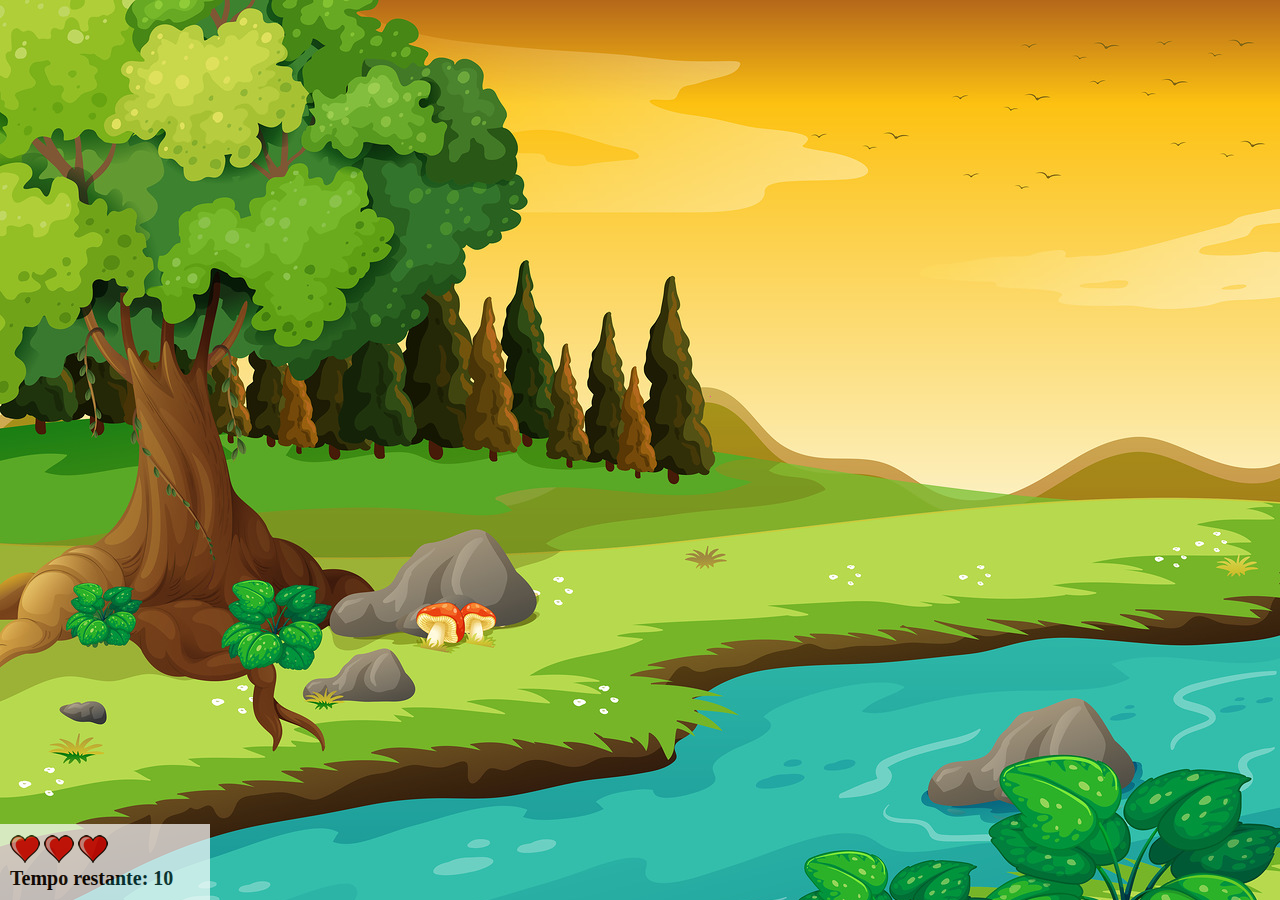
<file: App Mosquito/index.html>
<!DOCTYPE html>
<html lang="pt-br">
<head>
    <meta charset="UTF-8">
    <meta name="viewport" content="width=device-width, initial-scale=1.0">
    <title>Mata Mosca</title>
    <link rel="stylesheet" href="style.css">
    <script src="jogo.js"></script>

</head>

<body id="body" onresize="ajustaTamanhoPagina()">

    <div class="painel">
        <div class="vidas">
            <img id="v1" src="imagens/coracao_cheio.png">
            <img id="v2" src="imagens/coracao_cheio.png">
            <img id="v3" src="imagens/coracao_cheio.png">
        </div>
        <div class="cronometro">
            Tempo restante: <span id="cronometro"></span>
        </div>
    </div>
    
</body>
    <script>
        document.querySelector('#cronometro').innerHTML = tempo

        setInterval(function() {
            posicaoRandom()
        }, criaMosquito);
    </script>
</html>
</file>
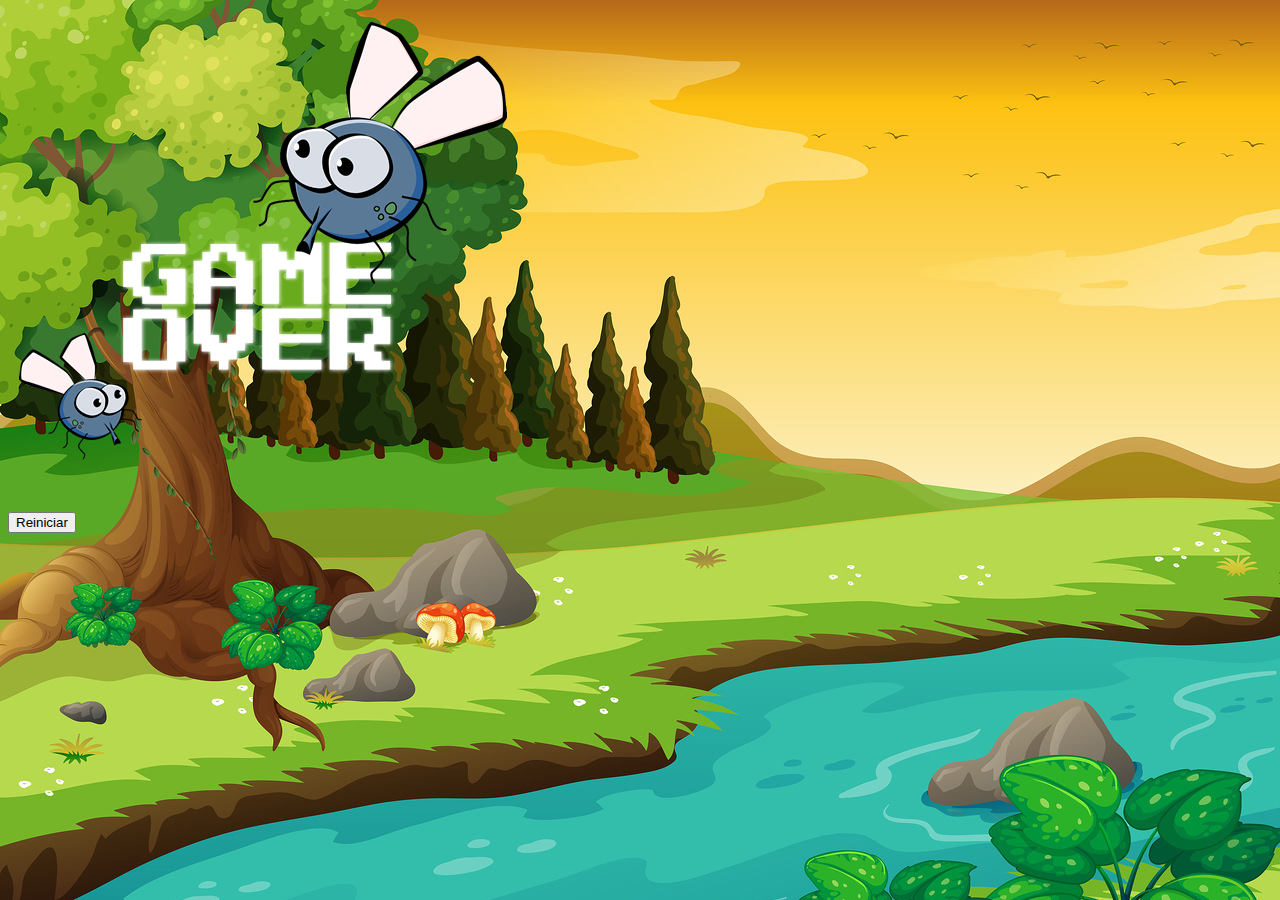
<file: App Mosquito/fim_de_jogo.html>
<!DOCTYPE html>
<html lang="pt-br">
<head>
    <meta charset="UTF-8">
    <meta name="viewport" content="width=device-width, initial-scale=1.0">
    <title>Game Over</title>
    <link rel="stylesheet" href="https://cdn.jsdelivr.net/npm/bootstrap@5.2.3/dist/css/bootstrap.min.css" integrity="sha384-rbsA2VBKQhggwzxH7pPCaAqO46MgnOM80zW1RWuH61DGLwZJEdK2Kadq2F9CUG65" crossorigin="anonymous">
    <link rel="stylesheet" href="style.css">
</head>
<body>

    <div class="container">
        <div class="row">
            <div class="col">
                <div class="d-flex justify-content-center">

                <img src="imagens/game_over.png" alt="">

                </div>
            </div>
        </div>

        <div class="row">
            <div class="col">
                <div class="d-flex justify-content-center">

                    <button class="btn btn-dark btn-lg" type="button" onclick="window.location.href = 'pagina_inicial.html' ">
                        Reiniciar
                    </button>

                </div>
            </div>
        </div>
    </div>
    
</body>
</html>
</file>
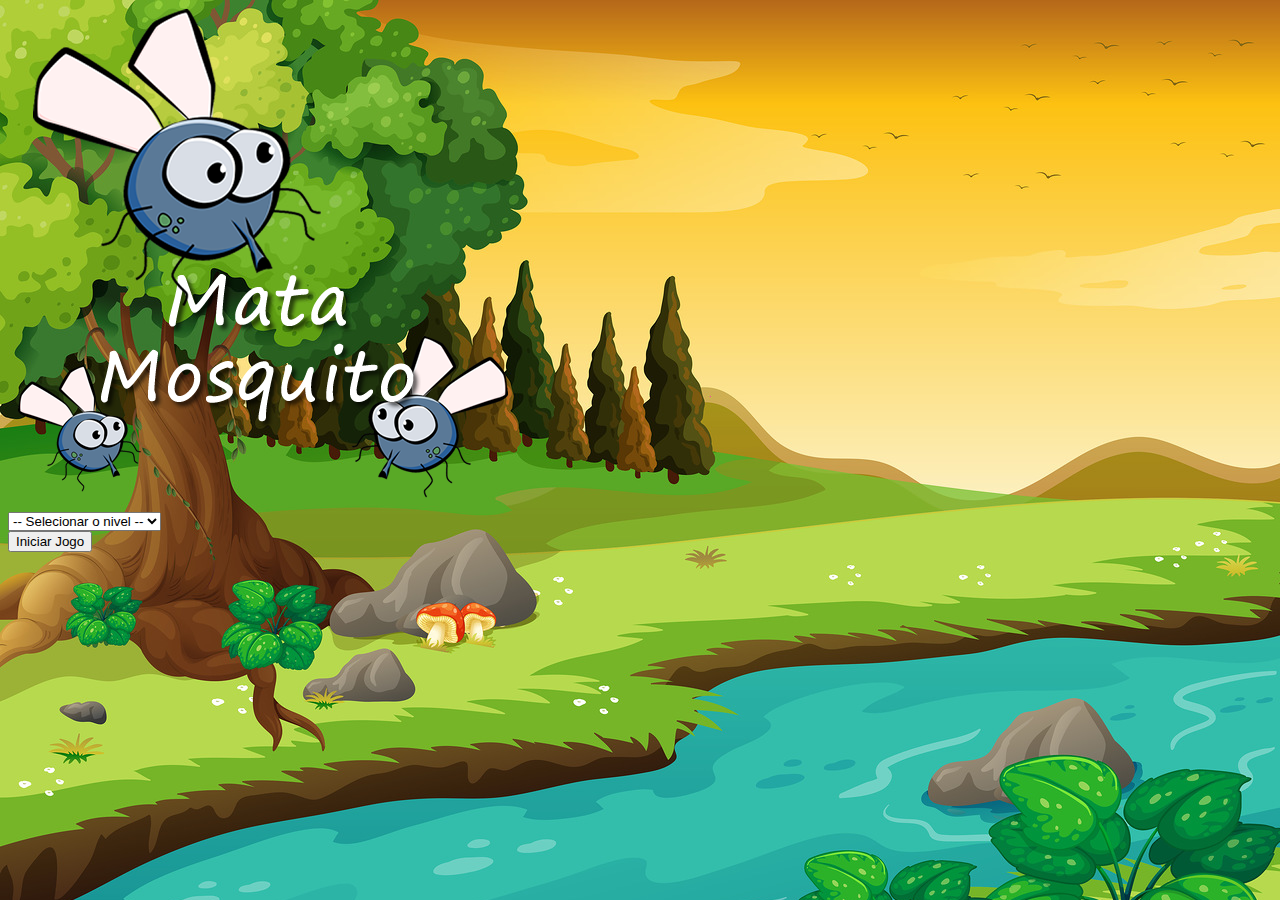
<file: App Mosquito/pagina_inicial.html>
<!DOCTYPE html>
<html lang="pt-br">
<head>
    <meta charset="UTF-8">
    <meta name="viewport" content="width=device-width, initial-scale=1.0">
    <title>Document</title>
    <link rel="stylesheet" href="https://cdn.jsdelivr.net/npm/bootstrap@5.2.3/dist/css/bootstrap.min.css" integrity="sha384-rbsA2VBKQhggwzxH7pPCaAqO46MgnOM80zW1RWuH61DGLwZJEdK2Kadq2F9CUG65" crossorigin="anonymous">
    <link rel="stylesheet" href="style.css">

    <script>

        function iniciarJogo() {

            var nivel = document.querySelector("#nivel_game").value

            if (nivel === '') {
                alert('Escolha um nivel')
                return false
            }
            
            window.location.href = "index.html?" + nivel

        }
        
        

    </script>

</head>
<body>

    <div class="container">
        <div class="row">
            <div class="col">
                <div  class="d-flex justify-content-center">
                    <img src="imagens/game.png">
                </div>      
            </div>
        </div>

        <div class="row">
            <div class="col">
                <div  class="d-flex justify-content-center">
                    <div class="mb-4">
                        <select class="form-control" name="" id="nivel_game">
                            <option value="">-- Selecionar o nivel --</option>
                            <option value="normal">Normal</option>
                            <option value="dificil">Difícil</option>
                            <option value="aspas">Nivel aspas</option>
                    </select>
                    </div>           
                </div> 
            </div>
        </div>

        <div class="row">
            <div class="col">
                <div  class="d-flex justify-content-center">
                    <button class="btn btn-danger btn-lg" type="button" onclick="iniciarJogo()">
                        Iniciar Jogo
                    </button>                
                </div> 
            </div>
        </div>
    </div>
    
</body>

    <script>
        
    </script>

</html>
</file>
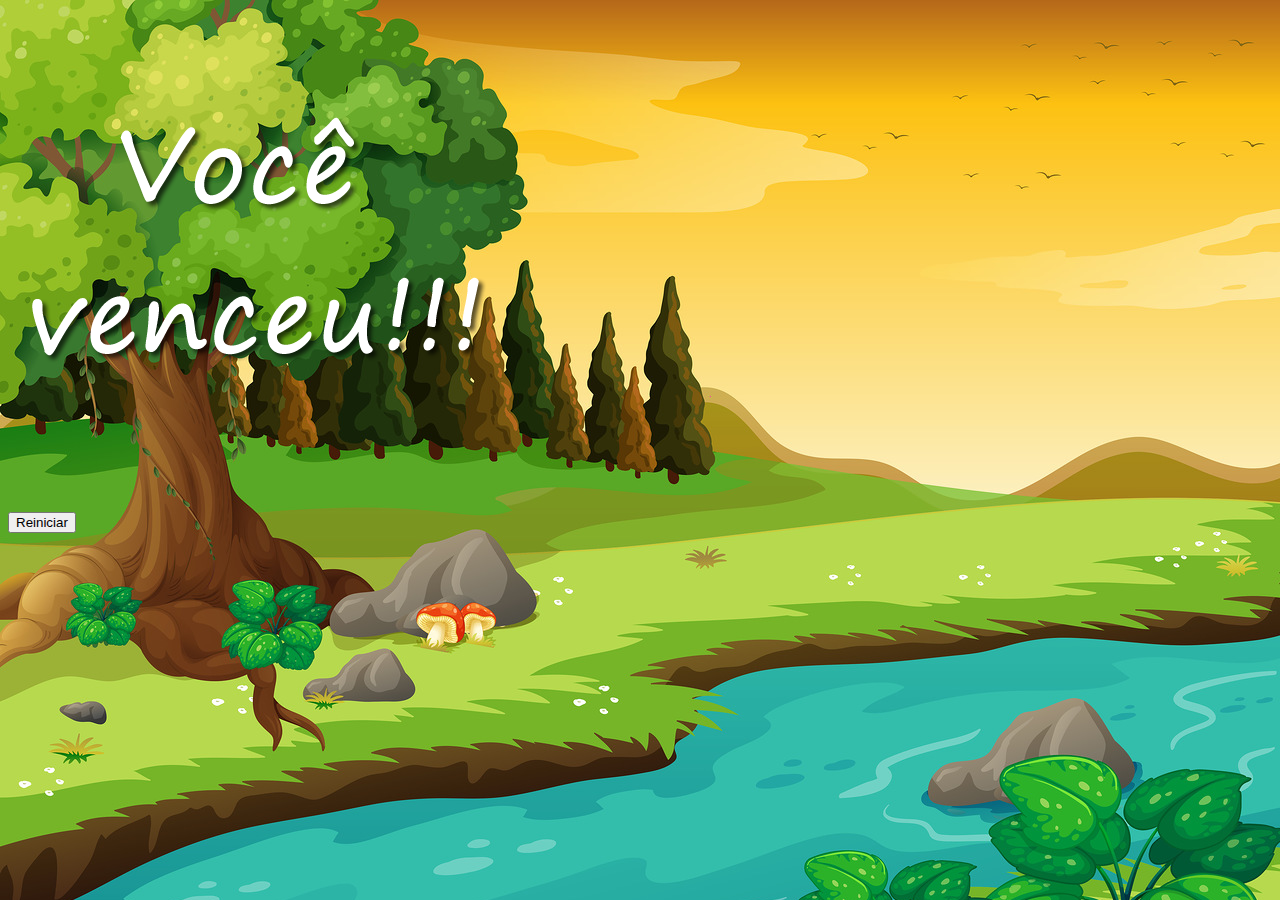
<file: App Mosquito/player-win.html>
<!DOCTYPE html>
<html lang="pt-br">
<head>
    <meta charset="UTF-8">
    <meta name="viewport" content="width=device-width, initial-scale=1.0">
    <title>Document</title>
    <link rel="stylesheet" href="https://cdn.jsdelivr.net/npm/bootstrap@5.2.3/dist/css/bootstrap.min.css" integrity="sha384-rbsA2VBKQhggwzxH7pPCaAqO46MgnOM80zW1RWuH61DGLwZJEdK2Kadq2F9CUG65" crossorigin="anonymous">

    <link rel="stylesheet" href="style.css">
</head>
<body>

    <div class="container">
        <div class="row">
            <div class="col">
                <div  class="d-flex justify-content-center">
                    <img src="imagens/vitoria.png">
                </div>
                    
            </div>
        </div>
        <div class="row">
            <div class="col">
                <div  class="d-flex justify-content-center">
                    <button class="btn btn-dark btn-lg" type="button" onclick="window.location.href = 'pagina_inicial.html' ">
                        Reiniciar
                    </button>                
                </div> 
            </div>
        </div>
    </div>
    
</body>
</html>
</file>
<file: App Mosquito/style.css>
html{
    cursor: url(imagens/mata_mosca.png) 30 30, auto;
}

body{
    background-image: url(imagens/bg.jpg);
    background-repeat: no-repeat;
    background-size: 100%;
}
.mosquito1{
    width: 50px;
    height: 50px;
}
.mosquito2{
    width: 70px;
    height: 70px;
}
.mosquito3{
    width: 90px;
    height: 90px;
}
.ladoA{
    transform: scaleX(1);
}
.ladoB{
    transform: scaleX(-1);
}

.painel{
    position: absolute;
    width: 190px;
    padding: 10px;
    left: 0;
    bottom: 0;
    border-top: solid 1px #fff;
    background-color: #fff;
    opacity: 0.7;
}
.vidas{
    float: left;
}
.cronometro{
    float: left;
    font-size: 20px;
    font-weight: bold;
}
</file>
